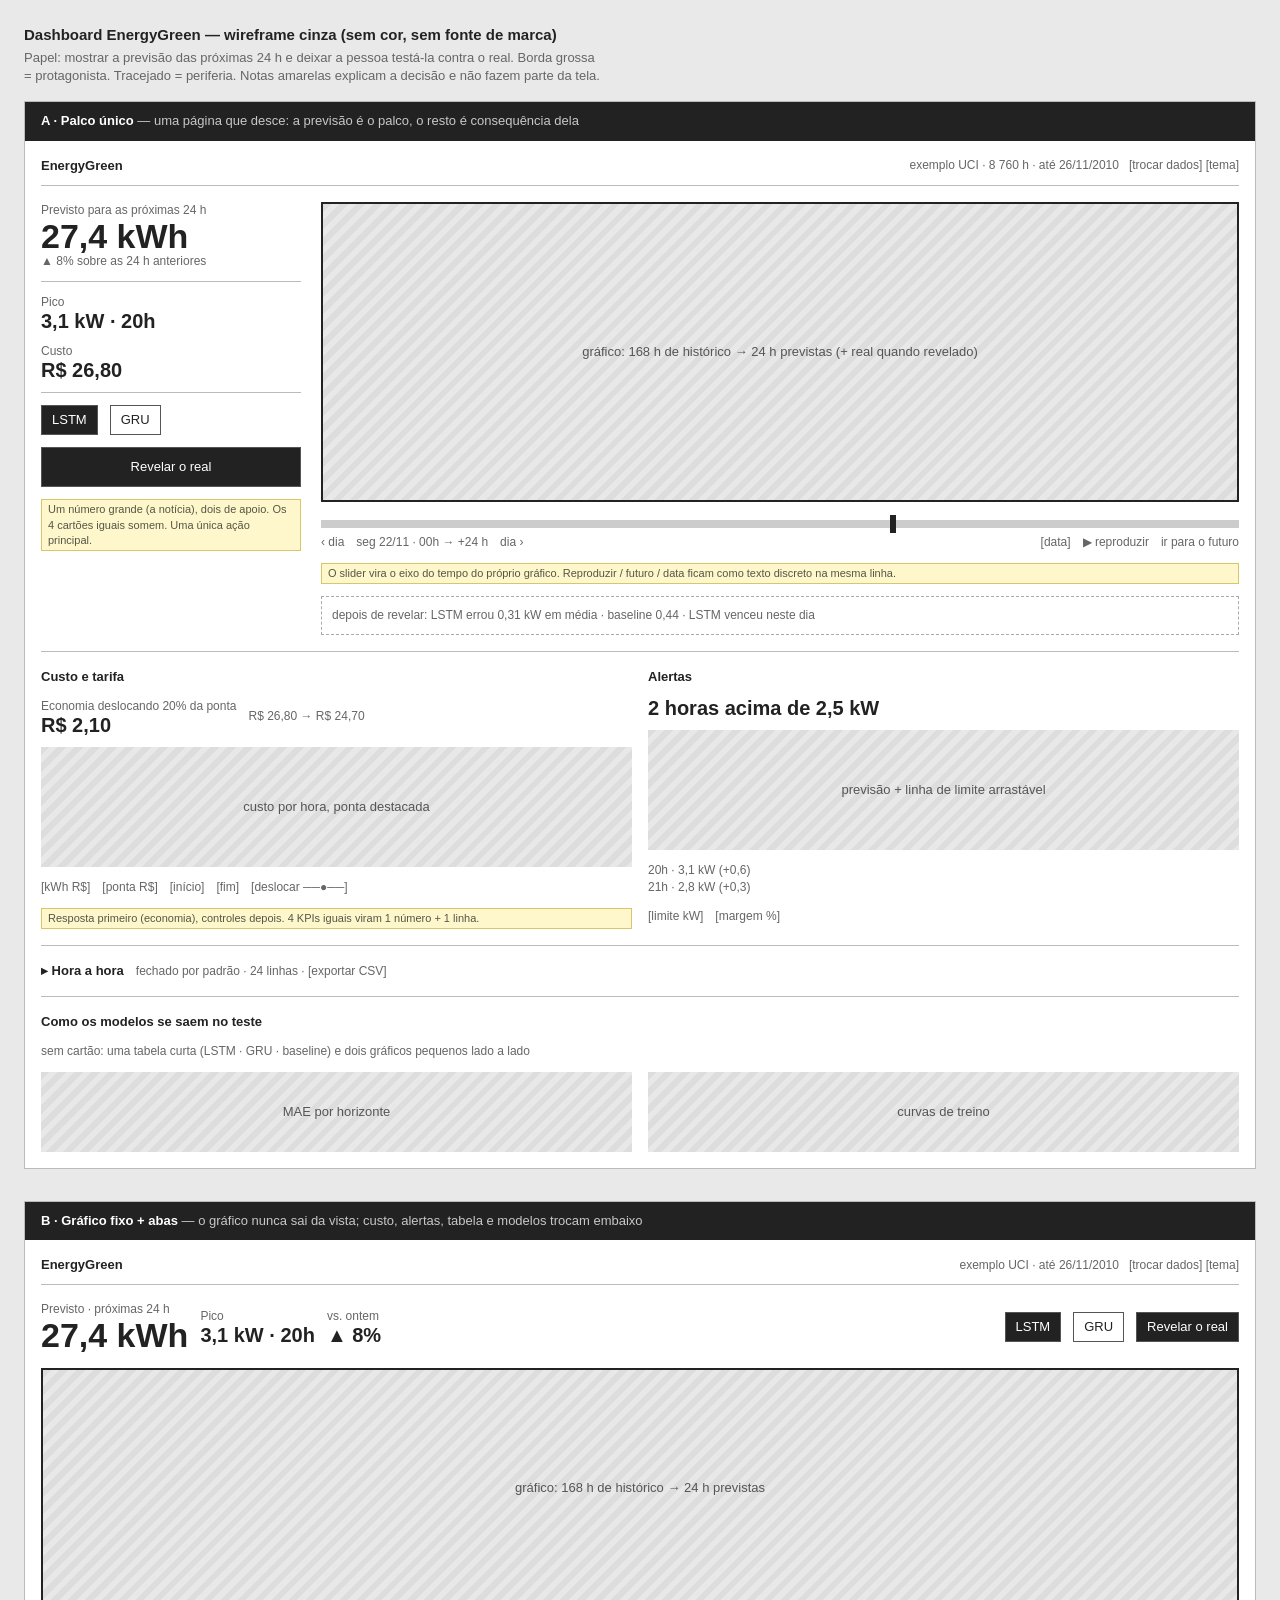
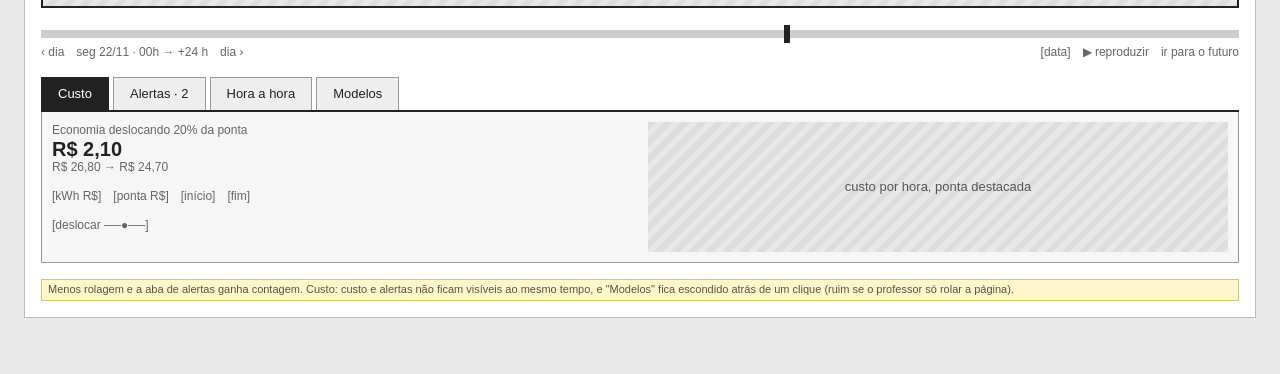
<file: .deslop/wireframes/dashboard.html>
<!doctype html>
<html lang="pt-BR">
<head>
<meta charset="utf-8">
<meta name="viewport" content="width=device-width, initial-scale=1">
<title>Wireframe — Dashboard EnergyGreen</title>
<style>
  * { box-sizing: border-box; }
  body { margin: 0; padding: 24px; background: #e9e9e9; color: #222; font: 13px/1.4 Arial, sans-serif; }
  h1 { font-size: 15px; margin: 0 0 4px; }
  .legenda { color: #666; margin: 0 0 16px; max-width: 80ch; }
  .opcao { background: #fff; border: 1px solid #bbb; margin-bottom: 32px; }
  .opcao > header { padding: 10px 16px; background: #222; color: #fff; font-weight: bold; }
  .opcao > header span { font-weight: normal; opacity: .75; }
  .tela { padding: 16px; display: grid; gap: 16px; }
  .barra { display: flex; justify-content: space-between; align-items: center; border-bottom: 1px solid #bbb; padding-bottom: 10px; }
  .cx { border: 1px solid #999; padding: 10px; background: #f6f6f6; }
  .forte { border: 2px solid #222; background: #fff; }
  .leve { border: 1px dashed #aaa; background: transparent; }
  .sem { border: 0; background: transparent; padding: 0; }
  .graf { background: repeating-linear-gradient(135deg, #ddd 0 6px, #e8e8e8 6px 12px); display: grid; place-items: center; color: #555; }
  .num { font-size: 34px; font-weight: bold; line-height: 1; }
  .num.m { font-size: 20px; }
  .rot { color: #666; font-size: 12px; }
  .btn { display: inline-block; border: 1px solid #555; padding: 5px 10px; background: #fff; }
  .btn.p { background: #222; color: #fff; }
  .trilho { height: 8px; background: #ccc; position: relative; margin: 6px 0; }
  .trilho::after { content: ""; position: absolute; left: 62%; top: -5px; width: 6px; height: 18px; background: #222; }
  .lin { display: flex; gap: 12px; align-items: center; flex-wrap: wrap; }
  .g2 { display: grid; grid-template-columns: 1fr 1fr; gap: 16px; }
  .g-a { display: grid; grid-template-columns: 260px 1fr; gap: 20px; align-items: stretch; }
  .col { display: grid; gap: 12px; align-content: start; }
  .abas { display: flex; gap: 0; border-bottom: 2px solid #222; }
  .abas span { padding: 7px 16px; border: 1px solid #999; border-bottom: 0; background: #eee; margin-right: 4px; }
  .abas span.at { background: #222; color: #fff; border-color: #222; }
  .nota { background: #fff7cc; border: 1px solid #d8c66a; padding: 2px 6px; font-size: 11px; color: #554; display: inline-block; }
  hr { border: 0; border-top: 1px solid #bbb; margin: 0; }
  .tab { height: 12px; background: #ddd; margin: 5px 0; }
</style>
</head>
<body>
<h1>Dashboard EnergyGreen — wireframe cinza (sem cor, sem fonte de marca)</h1>
<p class="legenda">Papel: mostrar a previsão das próximas 24 h e deixar a pessoa testá-la contra o real. Borda grossa = protagonista. Tracejado = periferia. Notas amarelas explicam a decisão e não fazem parte da tela.</p>

<!-- ============ A ============ -->
<section class="opcao">
  <header>A · Palco único <span>— uma página que desce: a previsão é o palco, o resto é consequência dela</span></header>
  <div class="tela">
    <div class="barra">
      <strong>EnergyGreen</strong>
      <span class="rot">exemplo UCI · 8 760 h · até 26/11/2010 &nbsp; [trocar dados] [tema]</span>
    </div>

    <div class="g-a">
      <div class="col">
        <div class="sem">
          <div class="rot">Previsto para as próximas 24 h</div>
          <div class="num">27,4 kWh</div>
          <div class="rot">▲ 8% sobre as 24 h anteriores</div>
        </div>
        <hr>
        <div class="sem"><div class="rot">Pico</div><div class="num m">3,1 kW · 20h</div></div>
        <div class="sem"><div class="rot">Custo</div><div class="num m">R$ 26,80</div></div>
        <hr>
        <div class="sem lin"><span class="btn p">LSTM</span><span class="btn">GRU</span></div>
        <div class="sem"><span class="btn p" style="width:100%;text-align:center;padding:10px">Revelar o real</span></div>
        <span class="nota">Um número grande (a notícia), dois de apoio. Os 4 cartões iguais somem. Uma única ação principal.</span>
      </div>
      <div class="col">
        <div class="graf forte" style="height:300px">gráfico: 168 h de histórico → 24 h previstas (+ real quando revelado)</div>
        <div class="sem">
          <div class="trilho"></div>
          <div class="lin rot"><span>‹ dia</span><span>seg 22/11 · 00h → +24 h</span><span>dia ›</span><span style="flex:1"></span><span>[data]</span><span>▶ reproduzir</span><span>ir para o futuro</span></div>
        </div>
        <span class="nota">O slider vira o eixo do tempo do próprio gráfico. Reproduzir / futuro / data ficam como texto discreto na mesma linha.</span>
        <div class="leve cx rot">depois de revelar: LSTM errou 0,31 kW em média · baseline 0,44 · LSTM venceu neste dia</div>
      </div>
    </div>

    <hr>

    <div class="g2">
      <div class="col">
        <strong>Custo e tarifa</strong>
        <div class="lin"><div><div class="rot">Economia deslocando 20% da ponta</div><div class="num m">R$ 2,10</div></div><span class="rot">R$ 26,80 → R$ 24,70</span></div>
        <div class="graf" style="height:120px">custo por hora, ponta destacada</div>
        <div class="lin rot"><span>[kWh R$]</span><span>[ponta R$]</span><span>[início]</span><span>[fim]</span><span>[deslocar ──●──]</span></div>
        <span class="nota">Resposta primeiro (economia), controles depois. 4 KPIs iguais viram 1 número + 1 linha.</span>
      </div>
      <div class="col">
        <strong>Alertas</strong>
        <div class="lin"><div class="num m">2 horas acima de 2,5 kW</div></div>
        <div class="graf" style="height:120px">previsão + linha de limite arrastável</div>
        <div class="rot">20h · 3,1 kW (+0,6)<br>21h · 2,8 kW (+0,3)</div>
        <div class="lin rot"><span>[limite kW]</span><span>[margem %]</span></div>
      </div>
    </div>

    <hr>
    <div class="lin"><strong>▸ Hora a hora</strong><span class="rot">fechado por padrão · 24 linhas · [exportar CSV]</span></div>
    <hr>
    <div class="col">
      <strong>Como os modelos se saem no teste</strong>
      <div class="rot">sem cartão: uma tabela curta (LSTM · GRU · baseline) e dois gráficos pequenos lado a lado</div>
      <div class="g2"><div class="graf" style="height:80px">MAE por horizonte</div><div class="graf" style="height:80px">curvas de treino</div></div>
    </div>
  </div>
</section>

<!-- ============ B ============ -->
<section class="opcao">
  <header>B · Gráfico fixo + abas <span>— o gráfico nunca sai da vista; custo, alertas, tabela e modelos trocam embaixo</span></header>
  <div class="tela">
    <div class="barra">
      <strong>EnergyGreen</strong>
      <span class="rot">exemplo UCI · até 26/11/2010 &nbsp; [trocar dados] [tema]</span>
    </div>

    <div class="lin" style="justify-content:space-between">
      <div class="lin">
        <div><div class="rot">Previsto · próximas 24 h</div><div class="num">27,4 kWh</div></div>
        <div><div class="rot">Pico</div><div class="num m">3,1 kW · 20h</div></div>
        <div><div class="rot">vs. ontem</div><div class="num m">▲ 8%</div></div>
      </div>
      <div class="lin"><span class="btn p">LSTM</span><span class="btn">GRU</span><span class="btn p">Revelar o real</span></div>
    </div>

    <div class="graf forte" style="height:240px">gráfico: 168 h de histórico → 24 h previstas</div>
    <div class="sem">
      <div class="trilho"></div>
      <div class="lin rot"><span>‹ dia</span><span>seg 22/11 · 00h → +24 h</span><span>dia ›</span><span style="flex:1"></span><span>[data]</span><span>▶ reproduzir</span><span>ir para o futuro</span></div>
    </div>

    <div>
      <div class="abas"><span class="at">Custo</span><span>Alertas · 2</span><span>Hora a hora</span><span>Modelos</span></div>
      <div class="cx" style="border-top:0">
        <div class="g2">
          <div class="col">
            <div><div class="rot">Economia deslocando 20% da ponta</div><div class="num m">R$ 2,10</div><div class="rot">R$ 26,80 → R$ 24,70</div></div>
            <div class="lin rot"><span>[kWh R$]</span><span>[ponta R$]</span><span>[início]</span><span>[fim]</span></div>
            <div class="rot">[deslocar ──●──]</div>
          </div>
          <div class="graf" style="height:130px">custo por hora, ponta destacada</div>
        </div>
      </div>
    </div>
    <span class="nota">Menos rolagem e a aba de alertas ganha contagem. Custo: custo e alertas não ficam visíveis ao mesmo tempo, e "Modelos" fica escondido atrás de um clique (ruim se o professor só rolar a página).</span>
  </div>
</section>
</body>
</html>
</file>
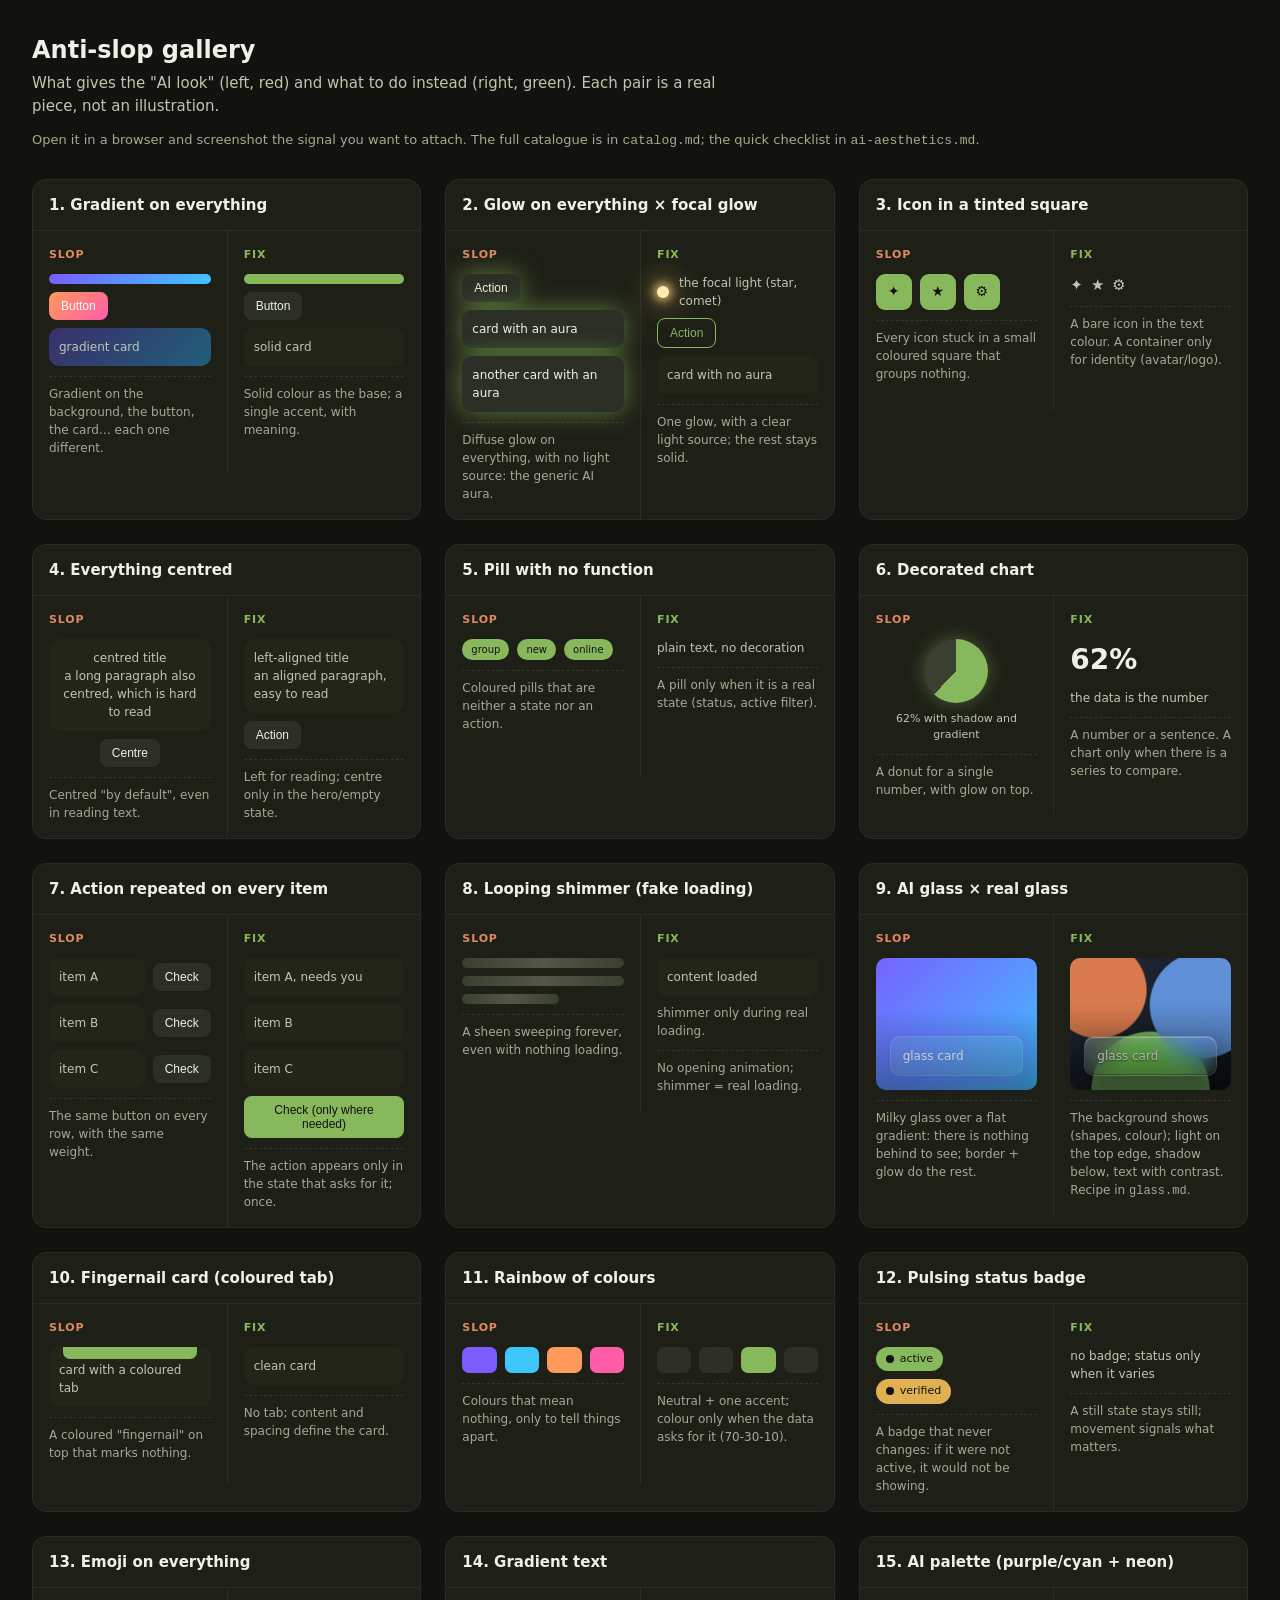
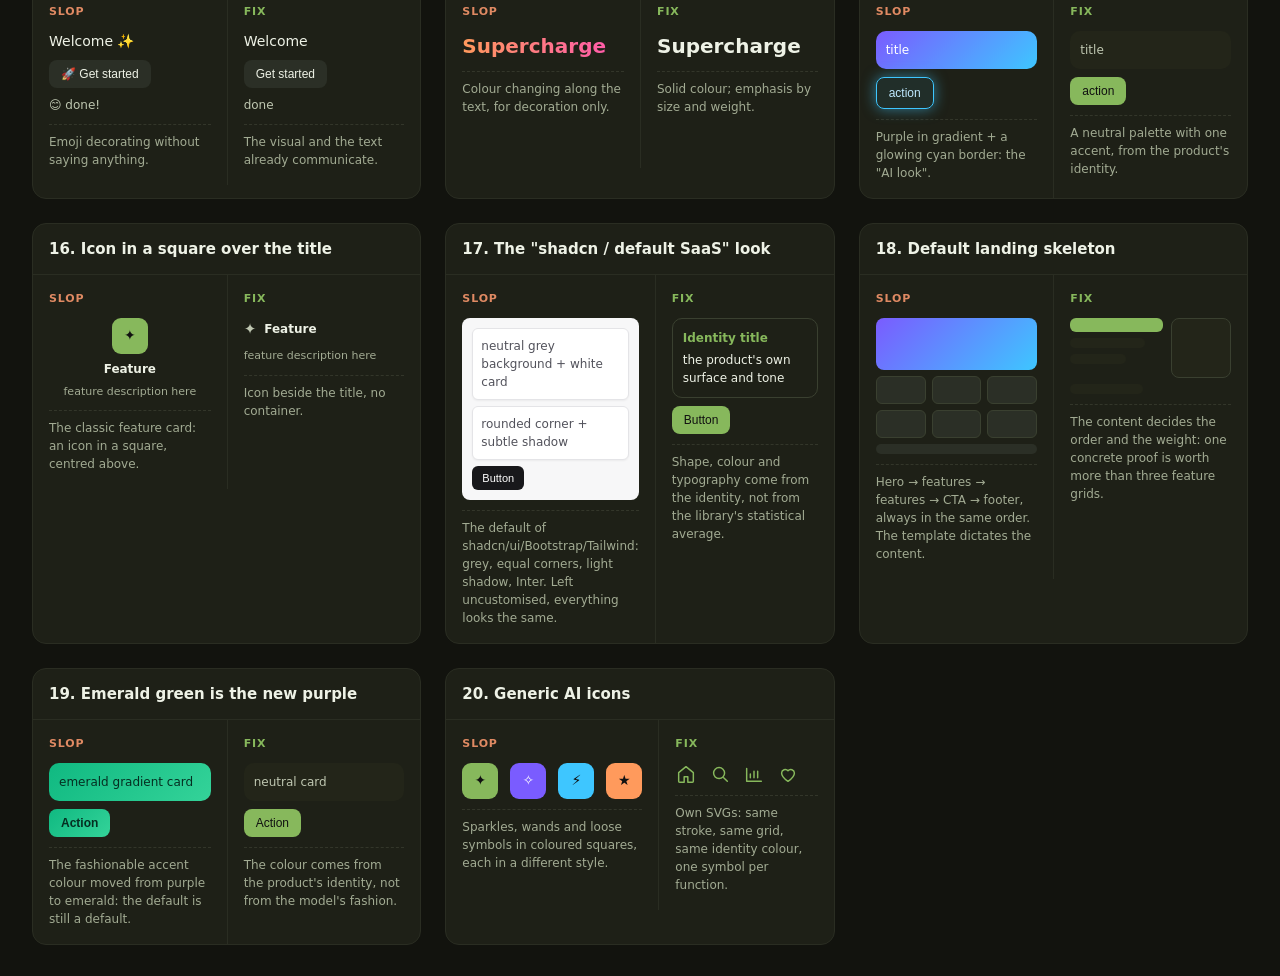
<file: .claude/skills/antislop-ui-ux-skill/skills/deslop/reference/gallery.html>
<!doctype html>
<html lang="en">
<head>
<meta charset="utf-8">
<meta name="viewport" content="width=device-width, initial-scale=1">
<title>Anti-slop gallery — slop vs. fix</title>
<style>
  :root{
    --bg:#12130e; --panel:#1e2017; --well:#232519;
    --ink:#eef2e6; --ink2:#bfc7b1; --ink3:#a2ab93;
    --accent:#87b85c; --warn:#e0b052; --danger:#e08a63;
  }
  *{box-sizing:border-box}
  body{
    margin:0; background:var(--bg); color:var(--ink);
    font:400 15px/1.5 "Segoe UI",system-ui,sans-serif; padding:32px;
  }
  h1{font-size:24px; margin:0 0 4px}
  .sub{color:var(--ink2); max-width:720px; margin:0 0 8px}
  .legend{color:var(--ink3); font-size:13px; margin-bottom:28px}
  .grid{display:grid; grid-template-columns:repeat(auto-fit,minmax(340px,1fr)); gap:24px}
  .pair{background:var(--panel); border-radius:14px; overflow:hidden; border:1px solid #2a2d22}
  .pair h2{font-size:15px; margin:0; padding:14px 16px; border-bottom:1px solid #2a2d22}
  .cols{display:grid; grid-template-columns:1fr 1fr}
  .col{padding:16px; min-height:180px}
  .col + .col{border-left:1px solid #2a2d22}
  .tag{font-size:11px; letter-spacing:.08em; text-transform:uppercase; margin-bottom:10px; font-weight:600}
  .bad{color:var(--danger)} .good{color:var(--accent)}
  .note{font-size:12px; color:var(--ink3); margin-top:10px; border-top:1px dashed #33362a; padding-top:8px}
  .cell{display:flex; flex-direction:column; gap:8px; align-items:flex-start}
  .cell.center{align-items:center; text-align:center}

  /* demo pieces */
  .bar{width:100%; height:10px; border-radius:6px; background:var(--well)}
  .card{width:100%; border-radius:10px; padding:10px; background:var(--well); font-size:12px; color:var(--ink2)}
  .row{display:flex; gap:8px; width:100%; align-items:center}
  .btn{border-radius:8px; padding:7px 12px; font-size:12px; border:none; color:#111}
  .chip{font-size:10px; padding:3px 9px; border-radius:999px}

  /* ===== SIGNALS (SLOP) ===== */
  .grad-bg{background:linear-gradient(135deg,#7a5cff,#3ec6ff); color:#fff; border:none}
  .grad-btn{background:linear-gradient(135deg,#ff9a5c,#ff5ca8); color:#fff; border:none}
  .glow{background:#2b2f26; color:var(--ink); box-shadow:0 0 24px rgba(135,184,92,.6)}
  .glass{background:rgba(255,255,255,.08); backdrop-filter:blur(14px); border:1px solid rgba(255,255,255,.15)}
  .sq{width:36px; height:36px; border-radius:9px; display:grid; place-items:center; font-size:14px; background:var(--accent); color:#111}
  .pill{background:var(--accent); color:#111}
  .donut{width:64px; height:64px; border-radius:50%; background:conic-gradient(#87b85c 0 62%, #3a4030 62%); box-shadow:0 0 18px rgba(135,184,92,.4)}

  /* ===== FIXES ===== */
  .solid{background:#2b2f26; color:var(--ink)}
  .outline{background:transparent; border:1px solid var(--accent); color:var(--accent)}
  .plain-icon{font-size:15px; color:var(--ink2); background:none; width:auto; height:auto}
  .skeleton{position:relative; overflow:hidden; background:#3a4030}
  .skeleton::after{content:""; position:absolute; inset:0; background:linear-gradient(90deg,transparent,rgba(255,255,255,.12),transparent); animation:shimmer 1.4s infinite}
  @keyframes shimmer{0%{transform:translateX(-100%)}100%{transform:translateX(100%)}}

  /* extra pieces */
  .fingernail{position:relative; width:100%; border-radius:10px; padding:14px 10px 10px; background:var(--well); font-size:12px; color:var(--ink2)}
  .fingernail::before{content:""; position:absolute; top:0; left:14px; right:14px; height:12px; border-radius:0 0 7px 7px; background:var(--accent)}
  .grad-text{background:linear-gradient(90deg,#ff9a5c,#ff5ca8); -webkit-background-clip:text; background-clip:text; color:transparent; font-weight:700; font-size:20px}
  .neon{border:1px solid #3ec6ff; box-shadow:0 0 14px rgba(62,198,255,.55); background:rgba(62,198,255,.08); border-radius:8px; padding:8px 12px; font-size:12px; color:#bfe9ff}
  .purple-bg{background:linear-gradient(135deg,#7a5cff,#3ec6ff)}
  .pulse{display:inline-flex; align-items:center; gap:6px; font-size:11px; padding:4px 10px; border-radius:999px; background:var(--accent); color:#111}
  .pulse::before{content:""; width:8px; height:8px; border-radius:50%; background:#111; animation:pulse 1.1s infinite}
  @keyframes pulse{0%,100%{opacity:1}50%{opacity:.15}}
  .tile{flex:1; height:26px; border-radius:7px}
  .feature{display:flex; flex-direction:column; align-items:center; gap:6px; width:100%}

  /* extra pieces 2 */
  .saas{background:#f7f7f8; border-radius:8px; padding:10px; width:100%; font-size:12px; color:#3f3f46}
  .saas-card{background:#fff; border:1px solid #e4e4e7; border-radius:6px; padding:8px; margin-top:6px; box-shadow:0 1px 2px rgba(0,0,0,.05); color:#52525b}
  .saas-btn{background:#18181b; color:#fff; border:none; border-radius:6px; padding:6px 10px; font-size:11px}
  .landing{width:100%; display:flex; flex-direction:column; gap:6px}
  .l-hero{height:52px; border-radius:8px; background:linear-gradient(135deg,#7a5cff,#3ec6ff)}
  .l-grid{display:grid; grid-template-columns:repeat(3,1fr); gap:6px}
  .l-box{height:28px; border-radius:6px; background:#2b2f26; border:1px solid #3a4030}
  .emerald{background:linear-gradient(135deg,#10b981,#34d399); color:#052e21}
  .iconrow{display:flex; gap:12px; align-items:center}
  .ownicon{width:22px; height:22px; color:var(--accent); fill:none; stroke:currentColor; stroke-width:1.6; stroke-linecap:round; stroke-linejoin:round}

  /* glass */
  .scene{position:relative; width:100%; height:132px; border-radius:10px; overflow:hidden; background:#141a24}
  .scene::before{content:""; position:absolute; inset:-8%;
    background:
      radial-gradient(circle at 22% 28%, #d97a4e 0 26%, transparent 27%),
      radial-gradient(circle at 78% 38%, #5f8fd6 0 30%, transparent 31%),
      radial-gradient(circle at 50% 94%, #7fbf6a 0 34%, transparent 35%),
      linear-gradient(120deg,#232c3a,#10141b)}
  .scene::after{content:""; position:absolute; inset:0; background:linear-gradient(180deg,transparent 35%,rgba(0,0,0,.5))}
  .scene.slop::before{background:linear-gradient(135deg,#7a5cff,#3ec6ff)}
  .scene.slop::after{background:linear-gradient(180deg,transparent 40%,rgba(0,0,0,.35))}
  .glass-slop{position:absolute; left:14px; right:14px; bottom:14px; padding:10px 12px; border-radius:10px;
    background:rgba(255,255,255,.07); -webkit-backdrop-filter:blur(14px); backdrop-filter:blur(14px);
    border:1px solid rgba(255,255,255,.14); box-shadow:0 0 22px rgba(122,92,255,.5); color:#fff; font-size:12px}
  .glass-real{position:absolute; left:14px; right:14px; bottom:14px; padding:10px 12px; border-radius:10px;
    background:linear-gradient(180deg,rgba(255,255,255,.16),rgba(255,255,255,.05));
    -webkit-backdrop-filter:blur(12px) saturate(170%); backdrop-filter:blur(12px) saturate(170%);
    border:1px solid rgba(255,255,255,.22);
    box-shadow:inset 0 1px 0 rgba(255,255,255,.4), inset 0 -1px 0 rgba(0,0,0,.3), 0 10px 24px rgba(0,0,0,.35);
    color:#fff; font-size:12px; text-shadow:0 1px 2px rgba(0,0,0,.55)}
  .glass-real::after{content:""; position:absolute; inset:0; border-radius:inherit; pointer-events:none;
    background:linear-gradient(135deg,rgba(255,255,255,.2),transparent 42%)}
  .glowdot{width:12px; height:12px; border-radius:50%; background:#ffe9b0; flex:none;
    box-shadow:0 0 10px 3px rgba(255,220,140,.75), 0 0 28px 8px rgba(255,200,100,.35)}
</style>
</head>
<body>
  <h1>Anti-slop gallery</h1>
  <p class="sub">What gives the "AI look" (left, red) and what to do instead (right, green). Each pair is a real piece, not an illustration.</p>
  <p class="legend">Open it in a browser and screenshot the signal you want to attach. The full catalogue is in <code>catalog.md</code>; the quick checklist in <code>ai-aesthetics.md</code>.</p>

  <div class="grid">

    <div class="pair">
      <h2>1. Gradient on everything</h2>
      <div class="cols">
        <div class="col">
          <div class="tag bad">Slop</div>
          <div class="cell">
            <div class="bar grad-bg"></div>
            <button class="btn grad-btn">Button</button>
            <div class="card" style="background:linear-gradient(135deg,#3a2f6b,#1f5f7a)">gradient card</div>
          </div>
          <div class="note">Gradient on the background, the button, the card… each one different.</div>
        </div>
        <div class="col">
          <div class="tag good">Fix</div>
          <div class="cell">
            <div class="bar" style="background:var(--accent)"></div>
            <button class="btn solid">Button</button>
            <div class="card">solid card</div>
          </div>
          <div class="note">Solid colour as the base; a single accent, with meaning.</div>
        </div>
      </div>
    </div>

    <div class="pair">
      <h2>2. Glow on everything × focal glow</h2>
      <div class="cols">
        <div class="col">
          <div class="tag bad">Slop</div>
          <div class="cell">
            <button class="btn glow">Action</button>
            <div class="card glow">card with an aura</div>
            <div class="card glow">another card with an aura</div>
          </div>
          <div class="note">Diffuse glow on everything, with no light source: the generic AI aura.</div>
        </div>
        <div class="col">
          <div class="tag good">Fix</div>
          <div class="cell">
            <div class="row" style="gap:10px">
              <span class="glowdot"></span>
              <span style="font-size:12px; color:var(--ink2)">the focal light (star, comet)</span>
            </div>
            <button class="btn outline">Action</button>
            <div class="card">card with no aura</div>
          </div>
          <div class="note">One glow, with a clear light source; the rest stays solid.</div>
        </div>
      </div>
    </div>

    <div class="pair">
      <h2>3. Icon in a tinted square</h2>
      <div class="cols">
        <div class="col">
          <div class="tag bad">Slop</div>
          <div class="cell">
            <div class="row"><span class="sq">✦</span><span class="sq">★</span><span class="sq">⚙</span></div>
          </div>
          <div class="note">Every icon stuck in a small coloured square that groups nothing.</div>
        </div>
        <div class="col">
          <div class="tag good">Fix</div>
          <div class="cell">
            <div class="row"><span class="plain-icon">✦</span><span class="plain-icon">★</span><span class="plain-icon">⚙</span></div>
          </div>
          <div class="note">A bare icon in the text colour. A container only for identity (avatar/logo).</div>
        </div>
      </div>
    </div>

    <div class="pair">
      <h2>4. Everything centred</h2>
      <div class="cols">
        <div class="col">
          <div class="tag bad">Slop</div>
          <div class="cell center">
            <div class="card" style="text-align:center">centred title<br>a long paragraph also centred, which is hard to read</div>
            <button class="btn solid">Centre</button>
          </div>
          <div class="note">Centred "by default", even in reading text.</div>
        </div>
        <div class="col">
          <div class="tag good">Fix</div>
          <div class="cell">
            <div class="card" style="text-align:left">left-aligned title<br>an aligned paragraph, easy to read</div>
            <button class="btn solid">Action</button>
          </div>
          <div class="note">Left for reading; centre only in the hero/empty state.</div>
        </div>
      </div>
    </div>

    <div class="pair">
      <h2>5. Pill with no function</h2>
      <div class="cols">
        <div class="col">
          <div class="tag bad">Slop</div>
          <div class="cell">
            <div class="row"><span class="chip pill">group</span><span class="chip pill">new</span><span class="chip pill">online</span></div>
          </div>
          <div class="note">Coloured pills that are neither a state nor an action.</div>
        </div>
        <div class="col">
          <div class="tag good">Fix</div>
          <div class="cell">
            <div class="row"><span style="color:var(--ink2); font-size:12px">plain text, no decoration</span></div>
          </div>
          <div class="note">A pill only when it is a real state (status, active filter).</div>
        </div>
      </div>
    </div>

    <div class="pair">
      <h2>6. Decorated chart</h2>
      <div class="cols">
        <div class="col">
          <div class="tag bad">Slop</div>
          <div class="cell center">
            <div class="donut"></div>
            <div style="font-size:11px; color:var(--ink2)">62% with shadow and gradient</div>
          </div>
          <div class="note">A donut for a single number, with glow on top.</div>
        </div>
        <div class="col">
          <div class="tag good">Fix</div>
          <div class="cell">
            <div style="font-size:28px; font-weight:600">62%</div>
            <div style="font-size:12px; color:var(--ink2)">the data is the number</div>
          </div>
          <div class="note">A number or a sentence. A chart only when there is a series to compare.</div>
        </div>
      </div>
    </div>

    <div class="pair">
      <h2>7. Action repeated on every item</h2>
      <div class="cols">
        <div class="col">
          <div class="tag bad">Slop</div>
          <div class="cell">
            <div class="row"><span class="card" style="flex:1">item A</span><button class="btn solid">Check</button></div>
            <div class="row"><span class="card" style="flex:1">item B</span><button class="btn solid">Check</button></div>
            <div class="row"><span class="card" style="flex:1">item C</span><button class="btn solid">Check</button></div>
          </div>
          <div class="note">The same button on every row, with the same weight.</div>
        </div>
        <div class="col">
          <div class="tag good">Fix</div>
          <div class="cell">
            <div class="card">item A, needs you</div>
            <div class="card">item B</div>
            <div class="card">item C</div>
            <button class="btn" style="background:var(--accent); color:#111">Check (only where needed)</button>
          </div>
          <div class="note">The action appears only in the state that asks for it; once.</div>
        </div>
      </div>
    </div>

    <div class="pair">
      <h2>8. Looping shimmer (fake loading)</h2>
      <div class="cols">
        <div class="col">
          <div class="tag bad">Slop</div>
          <div class="cell">
            <div class="bar skeleton"></div>
            <div class="bar skeleton"></div>
            <div class="bar skeleton" style="width:60%"></div>
          </div>
          <div class="note">A sheen sweeping forever, even with nothing loading.</div>
        </div>
        <div class="col">
          <div class="tag good">Fix</div>
          <div class="cell">
            <div class="card">content loaded</div>
            <div style="font-size:12px; color:var(--ink3)">shimmer only during real loading.</div>
          </div>
          <div class="note">No opening animation; shimmer = real loading.</div>
        </div>
      </div>
    </div>

    <div class="pair">
      <h2>9. AI glass × real glass</h2>
      <div class="cols">
        <div class="col">
          <div class="tag bad">Slop</div>
          <div class="cell">
            <div class="scene slop">
              <div class="glass-slop">glass card</div>
            </div>
          </div>
          <div class="note">Milky glass over a flat gradient: there is nothing behind to see; border + glow do the rest.</div>
        </div>
        <div class="col">
          <div class="tag good">Fix</div>
          <div class="cell">
            <div class="scene">
              <div class="glass-real">glass card</div>
            </div>
          </div>
          <div class="note">The background shows (shapes, colour); light on the top edge, shadow below, text with contrast. Recipe in <code>glass.md</code>.</div>
        </div>
      </div>
    </div>

    <div class="pair">
      <h2>10. Fingernail card (coloured tab)</h2>
      <div class="cols">
        <div class="col">
          <div class="tag bad">Slop</div>
          <div class="cell">
            <div class="fingernail">card with a coloured tab</div>
          </div>
          <div class="note">A coloured "fingernail" on top that marks nothing.</div>
        </div>
        <div class="col">
          <div class="tag good">Fix</div>
          <div class="cell">
            <div class="card">clean card</div>
          </div>
          <div class="note">No tab; content and spacing define the card.</div>
        </div>
      </div>
    </div>

    <div class="pair">
      <h2>11. Rainbow of colours</h2>
      <div class="cols">
        <div class="col">
          <div class="tag bad">Slop</div>
          <div class="cell">
            <div class="row"><div class="tile" style="background:#7a5cff"></div><div class="tile" style="background:#3ec6ff"></div><div class="tile" style="background:#ff9a5c"></div><div class="tile" style="background:#ff5ca8"></div></div>
          </div>
          <div class="note">Colours that mean nothing, only to tell things apart.</div>
        </div>
        <div class="col">
          <div class="tag good">Fix</div>
          <div class="cell">
            <div class="row"><div class="tile" style="background:#2b2f26"></div><div class="tile" style="background:#2b2f26"></div><div class="tile" style="background:var(--accent)"></div><div class="tile" style="background:#2b2f26"></div></div>
          </div>
          <div class="note">Neutral + one accent; colour only when the data asks for it (70-30-10).</div>
        </div>
      </div>
    </div>

    <div class="pair">
      <h2>12. Pulsing status badge</h2>
      <div class="cols">
        <div class="col">
          <div class="tag bad">Slop</div>
          <div class="cell">
            <span class="pulse">active</span>
            <span class="pulse" style="background:var(--warn)">verified</span>
          </div>
          <div class="note">A badge that never changes: if it were not active, it would not be showing.</div>
        </div>
        <div class="col">
          <div class="tag good">Fix</div>
          <div class="cell">
            <span style="font-size:12px; color:var(--ink2)">no badge; status only when it varies</span>
          </div>
          <div class="note">A still state stays still; movement signals what matters.</div>
        </div>
      </div>
    </div>

    <div class="pair">
      <h2>13. Emoji on everything</h2>
      <div class="cols">
        <div class="col">
          <div class="tag bad">Slop</div>
          <div class="cell">
            <div style="font-size:14px">Welcome ✨</div>
            <button class="btn solid">🚀 Get started</button>
            <div style="font-size:12px; color:var(--ink2)">😊 done!</div>
          </div>
          <div class="note">Emoji decorating without saying anything.</div>
        </div>
        <div class="col">
          <div class="tag good">Fix</div>
          <div class="cell">
            <div style="font-size:14px">Welcome</div>
            <button class="btn solid">Get started</button>
            <div style="font-size:12px; color:var(--ink2)">done</div>
          </div>
          <div class="note">The visual and the text already communicate.</div>
        </div>
      </div>
    </div>

    <div class="pair">
      <h2>14. Gradient text</h2>
      <div class="cols">
        <div class="col">
          <div class="tag bad">Slop</div>
          <div class="cell">
            <span class="grad-text">Supercharge</span>
          </div>
          <div class="note">Colour changing along the text, for decoration only.</div>
        </div>
        <div class="col">
          <div class="tag good">Fix</div>
          <div class="cell">
            <span style="font-size:20px; font-weight:700; color:var(--ink)">Supercharge</span>
          </div>
          <div class="note">Solid colour; emphasis by size and weight.</div>
        </div>
      </div>
    </div>

    <div class="pair">
      <h2>15. AI palette (purple/cyan + neon)</h2>
      <div class="cols">
        <div class="col">
          <div class="tag bad">Slop</div>
          <div class="cell">
            <div class="card purple-bg" style="color:#fff">title</div>
            <button class="btn neon">action</button>
          </div>
          <div class="note">Purple in gradient + a glowing cyan border: the "AI look".</div>
        </div>
        <div class="col">
          <div class="tag good">Fix</div>
          <div class="cell">
            <div class="card">title</div>
            <button class="btn" style="background:var(--accent); color:#111">action</button>
          </div>
          <div class="note">A neutral palette with one accent, from the product's identity.</div>
        </div>
      </div>
    </div>

    <div class="pair">
      <h2>16. Icon in a square over the title</h2>
      <div class="cols">
        <div class="col">
          <div class="tag bad">Slop</div>
          <div class="cell feature">
            <span class="sq">✦</span>
            <div style="font-size:12px; font-weight:600">Feature</div>
            <div style="font-size:11px; color:var(--ink3); text-align:center">feature description here</div>
          </div>
          <div class="note">The classic feature card: an icon in a square, centred above.</div>
        </div>
        <div class="col">
          <div class="tag good">Fix</div>
          <div class="cell">
            <div class="row" style="align-items:center">
              <span class="plain-icon">✦</span>
              <span style="font-size:12px; font-weight:600">Feature</span>
            </div>
            <div style="font-size:11px; color:var(--ink3)">feature description here</div>
          </div>
          <div class="note">Icon beside the title, no container.</div>
        </div>
      </div>
    </div>

    <div class="pair">
      <h2>17. The "shadcn / default SaaS" look</h2>
      <div class="cols">
        <div class="col">
          <div class="tag bad">Slop</div>
          <div class="cell">
            <div class="saas">
              <div class="saas-card" style="margin-top:0">neutral grey background + white card</div>
              <div class="saas-card">rounded corner + subtle shadow</div>
              <button class="saas-btn" style="margin-top:6px">Button</button>
            </div>
          </div>
          <div class="note">The default of shadcn/ui/Bootstrap/Tailwind: grey, equal corners, light shadow, Inter. Left uncustomised, everything looks the same.</div>
        </div>
        <div class="col">
          <div class="tag good">Fix</div>
          <div class="cell">
            <div class="card" style="background:var(--panel); border:1px solid #3a4030; color:var(--ink)">
              <div style="color:var(--accent); font-weight:600; margin-bottom:4px">Identity title</div>
              the product's own surface and tone
            </div>
            <button class="btn" style="background:var(--accent); color:#111">Button</button>
          </div>
          <div class="note">Shape, colour and typography come from the identity, not from the library's statistical average.</div>
        </div>
      </div>
    </div>

    <div class="pair">
      <h2>18. Default landing skeleton</h2>
      <div class="cols">
        <div class="col">
          <div class="tag bad">Slop</div>
          <div class="cell">
            <div class="landing">
              <div class="l-hero"></div>
              <div class="l-grid"><div class="l-box"></div><div class="l-box"></div><div class="l-box"></div></div>
              <div class="l-grid"><div class="l-box"></div><div class="l-box"></div><div class="l-box"></div></div>
              <div class="bar" style="background:#2b2f26"></div>
            </div>
          </div>
          <div class="note">Hero → features → features → CTA → footer, always in the same order. The template dictates the content.</div>
        </div>
        <div class="col">
          <div class="tag good">Fix</div>
          <div class="cell">
            <div class="landing">
              <div class="row" style="align-items:flex-start; gap:8px">
                <div style="flex:1.6; display:flex; flex-direction:column; gap:6px">
                  <div class="bar" style="background:var(--accent); height:14px"></div>
                  <div class="bar" style="width:80%"></div>
                  <div class="bar" style="width:60%"></div>
                </div>
                <div style="flex:1; height:60px; border-radius:8px; background:var(--well); border:1px solid #3a4030"></div>
              </div>
              <div class="bar" style="width:45%"></div>
            </div>
          </div>
          <div class="note">The content decides the order and the weight: one concrete proof is worth more than three feature grids.</div>
        </div>
      </div>
    </div>

    <div class="pair">
      <h2>19. Emerald green is the new purple</h2>
      <div class="cols">
        <div class="col">
          <div class="tag bad">Slop</div>
          <div class="cell">
            <div class="card emerald">emerald gradient card</div>
            <button class="btn emerald" style="font-weight:600">Action</button>
          </div>
          <div class="note">The fashionable accent colour moved from purple to emerald: the default is still a default.</div>
        </div>
        <div class="col">
          <div class="tag good">Fix</div>
          <div class="cell">
            <div class="card">neutral card</div>
            <button class="btn" style="background:var(--accent); color:#111">Action</button>
          </div>
          <div class="note">The colour comes from the product's identity, not from the model's fashion.</div>
        </div>
      </div>
    </div>

    <div class="pair">
      <h2>20. Generic AI icons</h2>
      <div class="cols">
        <div class="col">
          <div class="tag bad">Slop</div>
          <div class="cell">
            <div class="iconrow">
              <span class="sq">✦</span>
              <span class="sq" style="background:#7a5cff; color:#fff">✧</span>
              <span class="sq" style="background:#3ec6ff; color:#111">⚡</span>
              <span class="sq" style="background:#ff9a5c; color:#111">★</span>
            </div>
          </div>
          <div class="note">Sparkles, wands and loose symbols in coloured squares, each in a different style.</div>
        </div>
        <div class="col">
          <div class="tag good">Fix</div>
          <div class="cell">
            <div class="iconrow">
              <svg class="ownicon" viewBox="0 0 24 24" aria-hidden="true"><path d="M4 10.5 12 4l8 6.5V20a1 1 0 0 1-1 1h-5v-6H10v6H5a1 1 0 0 1-1-1z"/></svg>
              <svg class="ownicon" viewBox="0 0 24 24" aria-hidden="true"><circle cx="11" cy="11" r="6"/><path d="m20 20-4-4"/></svg>
              <svg class="ownicon" viewBox="0 0 24 24" aria-hidden="true"><path d="M4 20V6M4 20h16"/><path d="M8 16v-4M12 16V9M16 16v-7"/></svg>
              <svg class="ownicon" viewBox="0 0 24 24" aria-hidden="true"><path d="M12 20s-7-4.5-7-9a4 4 0 0 1 7-2.5A4 4 0 0 1 19 11c0 4.5-7 9-7 9z"/></svg>
            </div>
          </div>
          <div class="note">Own SVGs: same stroke, same grid, same identity colour, one symbol per function.</div>
        </div>
      </div>
    </div>

  </div>
</body>
</html>
</file>
